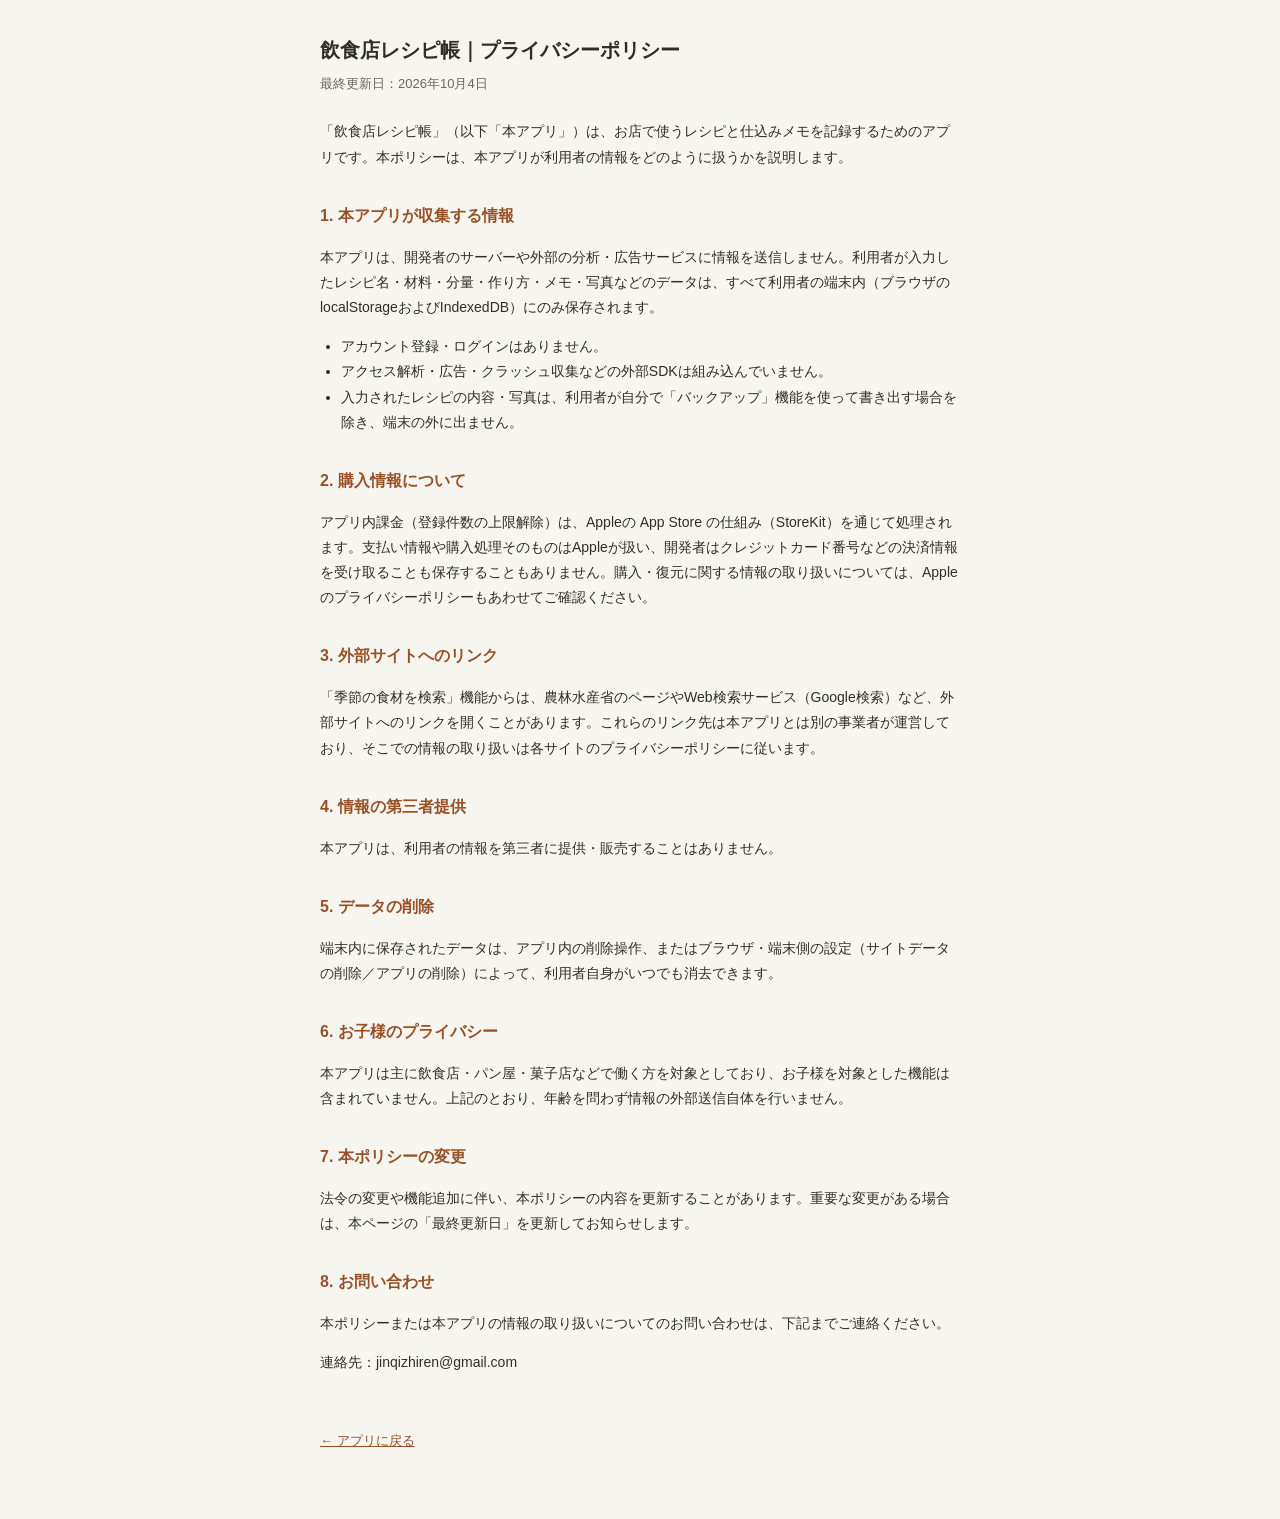
<file: privacy.html>
<!DOCTYPE html>
<html lang="ja">
<head>
<meta charset="UTF-8">
<meta name="viewport" content="width=device-width, initial-scale=1.0">
<title>プライバシーポリシー｜飲食店レシピ帳</title>
<style>
  :root{--accent:#985126;--text:#302e28;--muted:#68675e;--border:#dfded6;--bg:#f7f5f0;}
  html,body{margin:0;padding:0;}
  body{font-family:-apple-system,BlinkMacSystemFont,"Hiragino Kaku Gothic ProN","Noto Sans JP",sans-serif;background:var(--bg);color:var(--text);line-height:1.8;}
  main{max-width:640px;margin:0 auto;padding:32px 20px 64px;}
  h1{font-size:20px;margin:0 0 4px;}
  h2{font-size:16px;margin:32px 0 8px;color:var(--accent);}
  p,li{font-size:14px;color:var(--text);}
  ul{padding-left:1.3em;margin:8px 0;}
  .updated{font-size:13px;color:var(--muted);margin:0 0 24px;}
  .back{display:inline-block;margin-top:40px;font-size:13px;color:var(--accent);}
</style>
</head>
<body>
<main>
  <h1>飲食店レシピ帳｜プライバシーポリシー</h1>
  <p class="updated">最終更新日：2026年10月4日</p>

  <p>「飲食店レシピ帳」（以下「本アプリ」）は、お店で使うレシピと仕込みメモを記録するためのアプリです。本ポリシーは、本アプリが利用者の情報をどのように扱うかを説明します。</p>

  <h2>1. 本アプリが収集する情報</h2>
  <p>本アプリは、開発者のサーバーや外部の分析・広告サービスに情報を送信しません。利用者が入力したレシピ名・材料・分量・作り方・メモ・写真などのデータは、すべて利用者の端末内（ブラウザのlocalStorageおよびIndexedDB）にのみ保存されます。</p>
  <ul>
    <li>アカウント登録・ログインはありません。</li>
    <li>アクセス解析・広告・クラッシュ収集などの外部SDKは組み込んでいません。</li>
    <li>入力されたレシピの内容・写真は、利用者が自分で「バックアップ」機能を使って書き出す場合を除き、端末の外に出ません。</li>
  </ul>

  <h2>2. 購入情報について</h2>
  <p>アプリ内課金（登録件数の上限解除）は、Appleの App Store の仕組み（StoreKit）を通じて処理されます。支払い情報や購入処理そのものはAppleが扱い、開発者はクレジットカード番号などの決済情報を受け取ることも保存することもありません。購入・復元に関する情報の取り扱いについては、Appleのプライバシーポリシーもあわせてご確認ください。</p>

  <h2>3. 外部サイトへのリンク</h2>
  <p>「季節の食材を検索」機能からは、農林水産省のページやWeb検索サービス（Google検索）など、外部サイトへのリンクを開くことがあります。これらのリンク先は本アプリとは別の事業者が運営しており、そこでの情報の取り扱いは各サイトのプライバシーポリシーに従います。</p>

  <h2>4. 情報の第三者提供</h2>
  <p>本アプリは、利用者の情報を第三者に提供・販売することはありません。</p>

  <h2>5. データの削除</h2>
  <p>端末内に保存されたデータは、アプリ内の削除操作、またはブラウザ・端末側の設定（サイトデータの削除／アプリの削除）によって、利用者自身がいつでも消去できます。</p>

  <h2>6. お子様のプライバシー</h2>
  <p>本アプリは主に飲食店・パン屋・菓子店などで働く方を対象としており、お子様を対象とした機能は含まれていません。上記のとおり、年齢を問わず情報の外部送信自体を行いません。</p>

  <h2>7. 本ポリシーの変更</h2>
  <p>法令の変更や機能追加に伴い、本ポリシーの内容を更新することがあります。重要な変更がある場合は、本ページの「最終更新日」を更新してお知らせします。</p>

  <h2>8. お問い合わせ</h2>
  <p>本ポリシーまたは本アプリの情報の取り扱いについてのお問い合わせは、下記までご連絡ください。</p>
  <p>連絡先：jinqizhiren@gmail.com</p>

  <a class="back" href="index.html">← アプリに戻る</a>
</main>
</body>
</html>
</file>
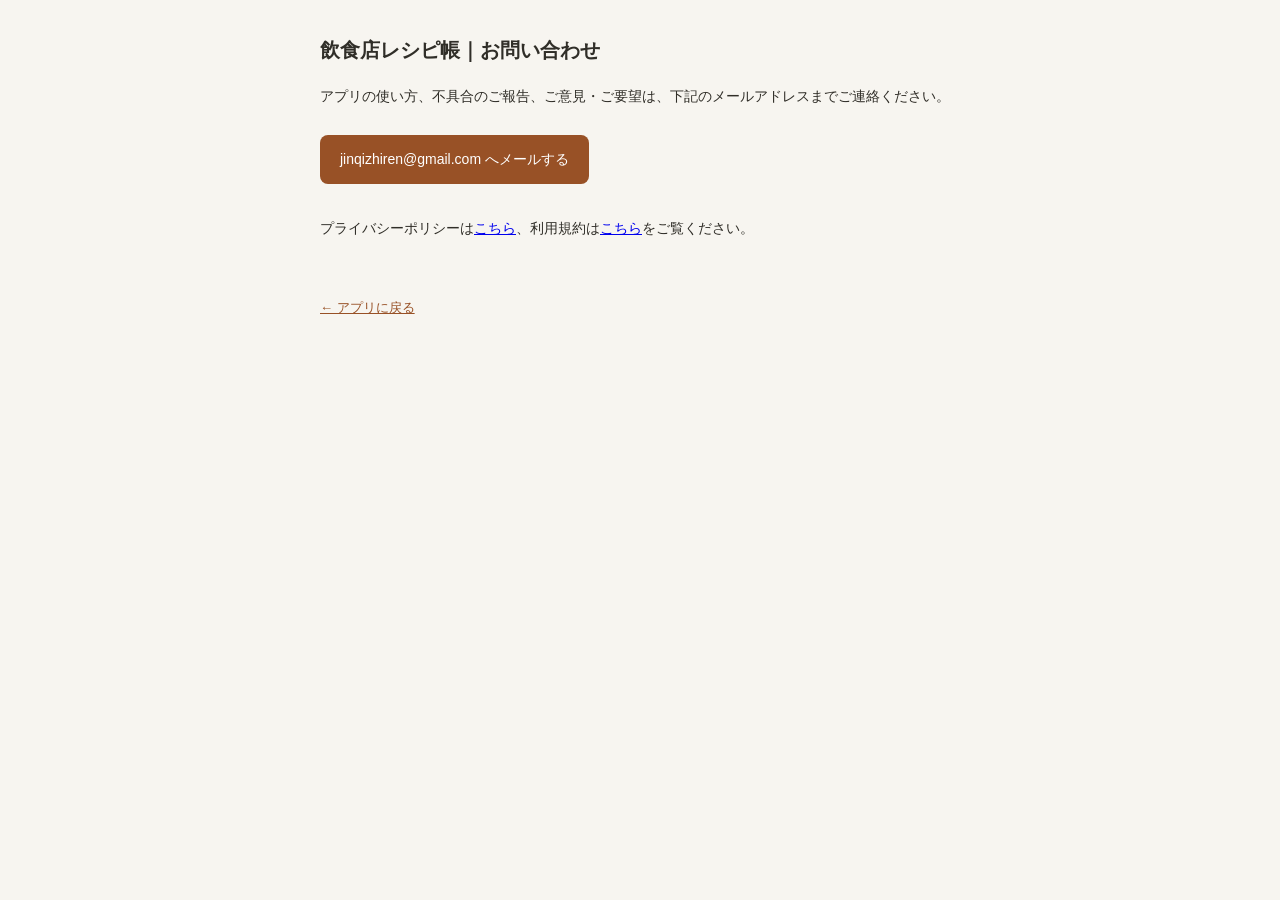
<file: support.html>
<!DOCTYPE html>
<html lang="ja">
<head>
<meta charset="UTF-8">
<meta name="viewport" content="width=device-width, initial-scale=1.0">
<title>お問い合わせ｜飲食店レシピ帳</title>
<style>
  :root{--accent:#985126;--text:#302e28;--muted:#68675e;--border:#dfded6;--bg:#f7f5f0;}
  html,body{margin:0;padding:0;}
  body{font-family:-apple-system,BlinkMacSystemFont,"Hiragino Kaku Gothic ProN","Noto Sans JP",sans-serif;background:var(--bg);color:var(--text);line-height:1.8;}
  main{max-width:640px;margin:0 auto;padding:32px 20px 64px;}
  h1{font-size:20px;margin:0 0 16px;}
  p{font-size:14px;}
  .mail{display:inline-block;margin-top:12px;padding:12px 20px;background:var(--accent);color:#fff;text-decoration:none;border-radius:8px;font-size:14px;}
  .back{display:inline-block;margin-top:40px;font-size:13px;color:var(--accent);}
</style>
</head>
<body>
<main>
  <h1>飲食店レシピ帳｜お問い合わせ</h1>
  <p>アプリの使い方、不具合のご報告、ご意見・ご要望は、下記のメールアドレスまでご連絡ください。</p>
  <a class="mail" href="mailto:jinqizhiren@gmail.com">jinqizhiren@gmail.com へメールする</a>
  <p style="margin-top:32px;">プライバシーポリシーは<a href="privacy.html">こちら</a>、利用規約は<a href="terms.html">こちら</a>をご覧ください。</p>
  <a class="back" href="index.html">← アプリに戻る</a>
</main>
</body>
</html>
</file>
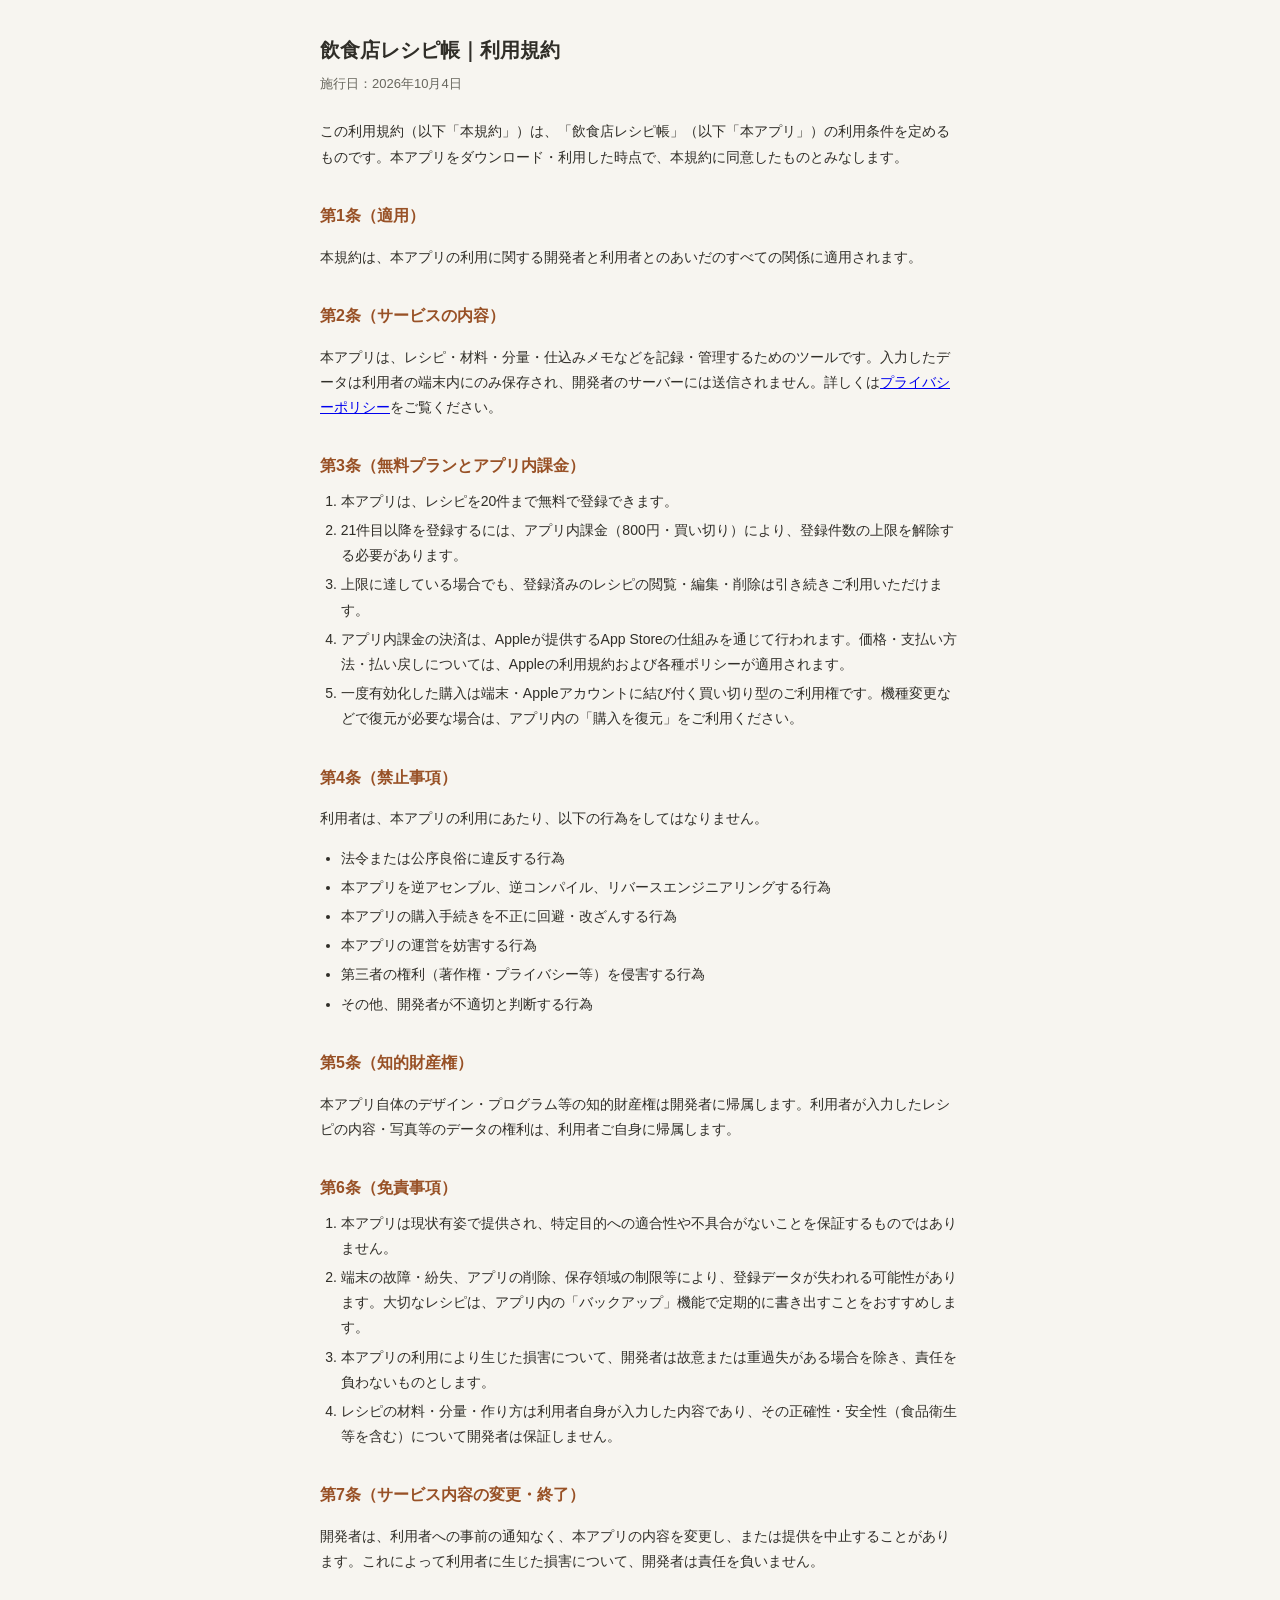
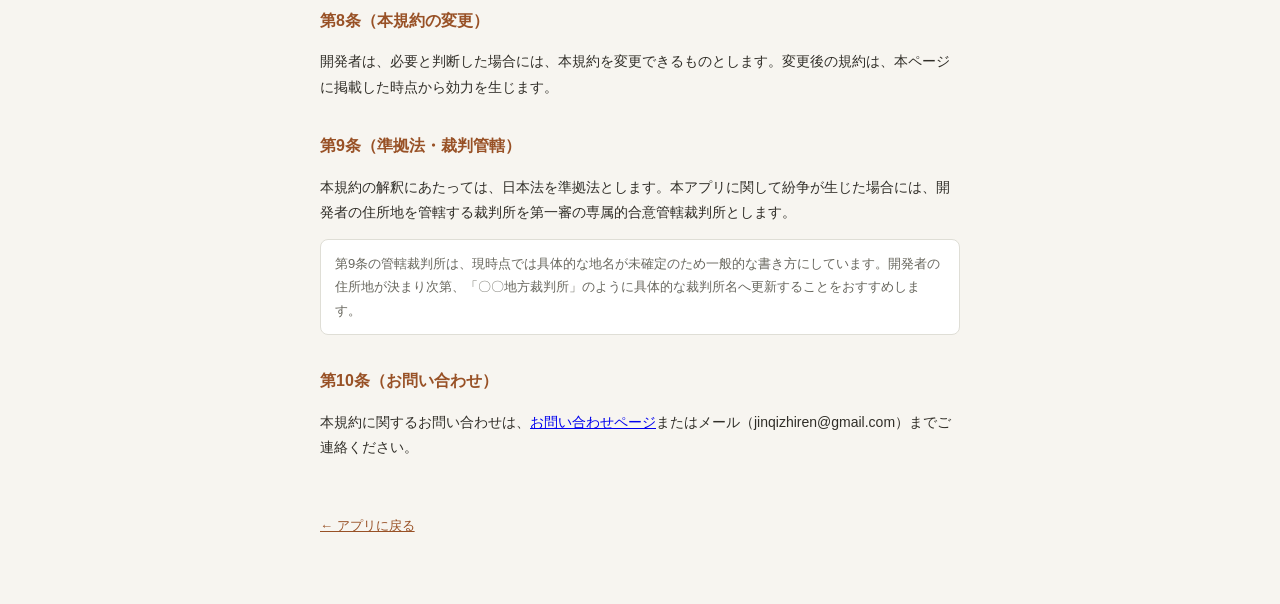
<file: terms.html>
<!DOCTYPE html>
<html lang="ja">
<head>
<meta charset="UTF-8">
<meta name="viewport" content="width=device-width, initial-scale=1.0">
<title>利用規約｜飲食店レシピ帳</title>
<style>
  :root{--accent:#985126;--text:#302e28;--muted:#68675e;--border:#dfded6;--bg:#f7f5f0;}
  html,body{margin:0;padding:0;}
  body{font-family:-apple-system,BlinkMacSystemFont,"Hiragino Kaku Gothic ProN","Noto Sans JP",sans-serif;background:var(--bg);color:var(--text);line-height:1.8;}
  main{max-width:640px;margin:0 auto;padding:32px 20px 64px;}
  h1{font-size:20px;margin:0 0 4px;}
  h2{font-size:16px;margin:32px 0 8px;color:var(--accent);}
  p,li{font-size:14px;color:var(--text);}
  ol,ul{padding-left:1.3em;margin:8px 0;}
  li{margin-bottom:4px;}
  .updated{font-size:13px;color:var(--muted);margin:0 0 24px;}
  .back{display:inline-block;margin-top:40px;font-size:13px;color:var(--accent);}
  .note{font-size:13px;color:var(--muted);background:#fff;border:1px solid var(--border);border-radius:8px;padding:12px 14px;margin-top:8px;}
</style>
</head>
<body>
<main>
  <h1>飲食店レシピ帳｜利用規約</h1>
  <p class="updated">施行日：2026年10月4日</p>

  <p>この利用規約（以下「本規約」）は、「飲食店レシピ帳」（以下「本アプリ」）の利用条件を定めるものです。本アプリをダウンロード・利用した時点で、本規約に同意したものとみなします。</p>

  <h2>第1条（適用）</h2>
  <p>本規約は、本アプリの利用に関する開発者と利用者とのあいだのすべての関係に適用されます。</p>

  <h2>第2条（サービスの内容）</h2>
  <p>本アプリは、レシピ・材料・分量・仕込みメモなどを記録・管理するためのツールです。入力したデータは利用者の端末内にのみ保存され、開発者のサーバーには送信されません。詳しくは<a href="privacy.html">プライバシーポリシー</a>をご覧ください。</p>

  <h2>第3条（無料プランとアプリ内課金）</h2>
  <ol>
    <li>本アプリは、レシピを20件まで無料で登録できます。</li>
    <li>21件目以降を登録するには、アプリ内課金（800円・買い切り）により、登録件数の上限を解除する必要があります。</li>
    <li>上限に達している場合でも、登録済みのレシピの閲覧・編集・削除は引き続きご利用いただけます。</li>
    <li>アプリ内課金の決済は、Appleが提供するApp Storeの仕組みを通じて行われます。価格・支払い方法・払い戻しについては、Appleの利用規約および各種ポリシーが適用されます。</li>
    <li>一度有効化した購入は端末・Appleアカウントに結び付く買い切り型のご利用権です。機種変更などで復元が必要な場合は、アプリ内の「購入を復元」をご利用ください。</li>
  </ol>

  <h2>第4条（禁止事項）</h2>
  <p>利用者は、本アプリの利用にあたり、以下の行為をしてはなりません。</p>
  <ul>
    <li>法令または公序良俗に違反する行為</li>
    <li>本アプリを逆アセンブル、逆コンパイル、リバースエンジニアリングする行為</li>
    <li>本アプリの購入手続きを不正に回避・改ざんする行為</li>
    <li>本アプリの運営を妨害する行為</li>
    <li>第三者の権利（著作権・プライバシー等）を侵害する行為</li>
    <li>その他、開発者が不適切と判断する行為</li>
  </ul>

  <h2>第5条（知的財産権）</h2>
  <p>本アプリ自体のデザイン・プログラム等の知的財産権は開発者に帰属します。利用者が入力したレシピの内容・写真等のデータの権利は、利用者ご自身に帰属します。</p>

  <h2>第6条（免責事項）</h2>
  <ol>
    <li>本アプリは現状有姿で提供され、特定目的への適合性や不具合がないことを保証するものではありません。</li>
    <li>端末の故障・紛失、アプリの削除、保存領域の制限等により、登録データが失われる可能性があります。大切なレシピは、アプリ内の「バックアップ」機能で定期的に書き出すことをおすすめします。</li>
    <li>本アプリの利用により生じた損害について、開発者は故意または重過失がある場合を除き、責任を負わないものとします。</li>
    <li>レシピの材料・分量・作り方は利用者自身が入力した内容であり、その正確性・安全性（食品衛生等を含む）について開発者は保証しません。</li>
  </ol>

  <h2>第7条（サービス内容の変更・終了）</h2>
  <p>開発者は、利用者への事前の通知なく、本アプリの内容を変更し、または提供を中止することがあります。これによって利用者に生じた損害について、開発者は責任を負いません。</p>

  <h2>第8条（本規約の変更）</h2>
  <p>開発者は、必要と判断した場合には、本規約を変更できるものとします。変更後の規約は、本ページに掲載した時点から効力を生じます。</p>

  <h2>第9条（準拠法・裁判管轄）</h2>
  <p>本規約の解釈にあたっては、日本法を準拠法とします。本アプリに関して紛争が生じた場合には、開発者の住所地を管轄する裁判所を第一審の専属的合意管轄裁判所とします。</p>
  <p class="note">第9条の管轄裁判所は、現時点では具体的な地名が未確定のため一般的な書き方にしています。開発者の住所地が決まり次第、「〇〇地方裁判所」のように具体的な裁判所名へ更新することをおすすめします。</p>

  <h2>第10条（お問い合わせ）</h2>
  <p>本規約に関するお問い合わせは、<a href="support.html">お問い合わせページ</a>またはメール（jinqizhiren@gmail.com）までご連絡ください。</p>

  <a class="back" href="index.html">← アプリに戻る</a>
</main>
</body>
</html>
</file>
